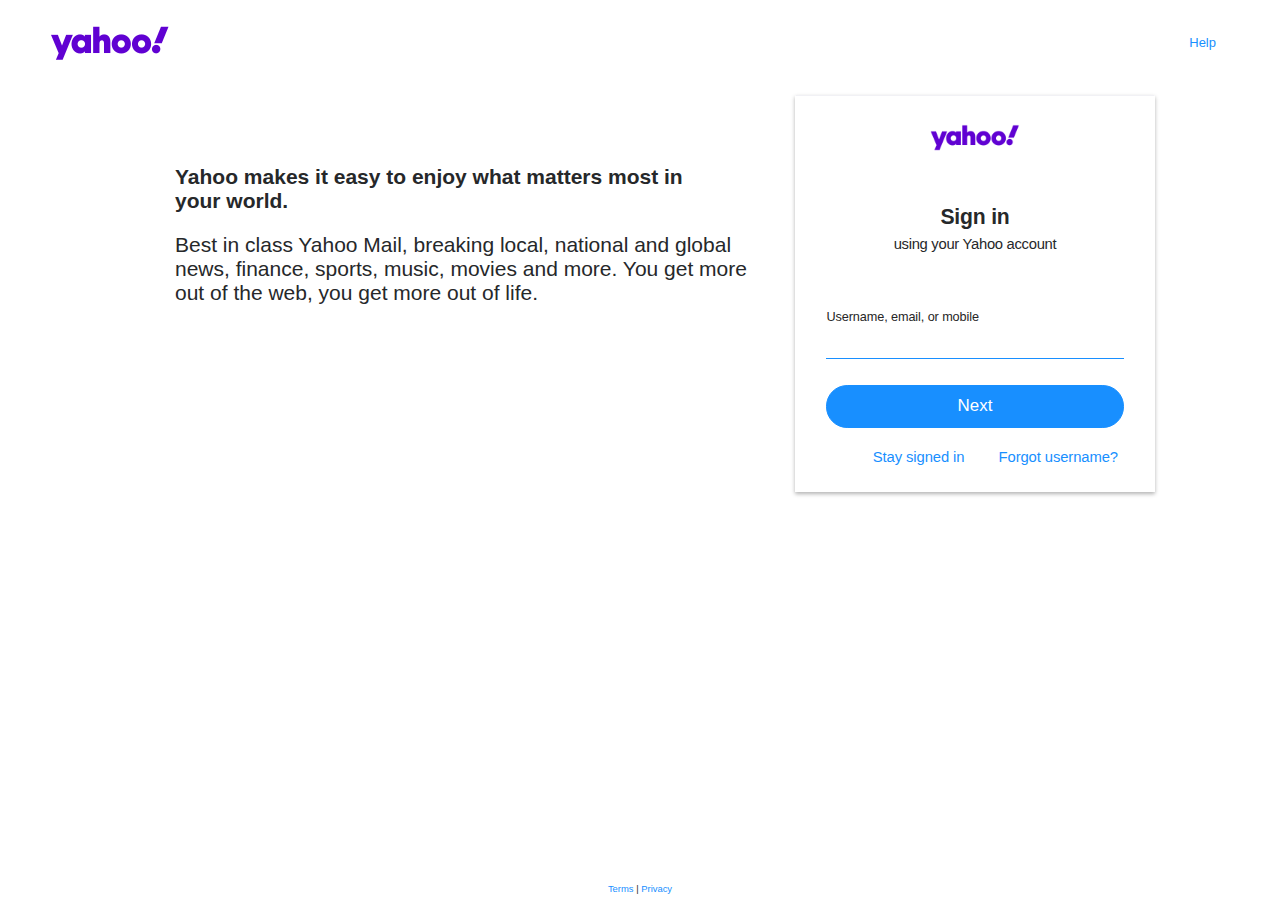
<file: public/index.html>
<!DOCTYPE html>
<!-- saved from url=(0014)about:internet -->
<html id="Stencil" class="js grid light-theme ">

<head>
  <meta http-equiv="Content-Type" content="text/html; charset=UTF-8">

  <meta name="viewport" content="initial-scale=1, maximum-scale=1, user-scalable=0, shrink-to-fit=no">
  <meta name="format-detection" content="telephone=no">
  <meta name="referrer" content="origin-when-cross-origin">
  <title>Yahoo</title>
  <meta name="description"
    content="Best in class Yahoo Mail, breaking local, national and global news, finance, sports, music, movies... You get more out of the web, you get more out of life.">
  <link rel="dns-prefetch" href="https://gstatic.com/">
  <link rel="dns-prefetch" href="https://google.com/">
  <link rel="dns-prefetch" href="https://s.yimg.com/">
  <link rel="dns-prefetch" href="https://y.analytics.yahoo.com/">
  <link rel="dns-prefetch" href="https://ucs.query.yahoo.com/">
  <link rel="dns-prefetch" href="https://geo.query.yahoo.com/">
  <link rel="dns-prefetch" href="https://geo.yahoo.com/">
  <link rel="icon" type="image/x-icon" href="https://s.yimg.com/wm/mbr/images/yahoo-favicon-img-v0.0.2.ico">
  <link rel="shortcut icon" type="image/x-icon" href="https://s.yimg.com/wm/mbr/images/yahoo-favicon-img-v0.0.2.ico">
  <meta name="google-site-verification" content="yOTFyUBPTnXtuk2cPpqfv7ZvZ960JgqsV8FomN3n7Y0">
  <link rel="apple-touch-icon" href="https://s.yimg.com/wm/mbr/images/yahoo-apple-touch-v0.0.2.png">
  <link rel="apple-touch-icon-precomposed" href="https://s.yimg.com/wm/mbr/images/yahoo-apple-touch-v0.0.2.png">
  <style nonce="">
    #mbr-css-check {
      display: inline;
    }
  </style>
  <link href="./index_files/yahoo-main.css" rel="stylesheet" type="text/css">
  <script nonce="">
    var pageStartTime = new Date().getTime();
    (function (root) {
      var isGoodJS = ('create' in Object && 'isArray' in Array && 'pushState' in window.history);
      root.isGoodJS = isGoodJS;
    }(this));

    (function (root) {
      /* -- Data -- */
      root.YUI_config = { "comboBase": "https:\u002F\u002Fs.yimg.com\u002Fzz\u002Fcombo?", "combine": true, "root": "yui-s:3.18.0\u002F" };
      root.COMET_URL = "https:\u002F\u002Fpr.comet.yahoo.com\u002Fcomet";
      root.I13N_config = { "keys": { "pt": "utility", "ver": "nodejs" } };
      root.I13N_config || (root.I13N_config = {});
      root.I13N_config.spaceid = 794200018;
      root.I13N_config.location = "https:\u002F\u002Flogin.yahoo.com\u002F?.lang=en-US&src=homepage&pspid=2023538075&activity=ybar-signin";
      root.I13N_config.referrer = "https:\u002F\u002Fwww.yahoo.com\u002F";
      root.I13N_config.keys || (root.I13N_config.keys = {});
      root.I13N_config.keys.pg_name = "loginLanding";
      root.I13N_config.keys.gm_np = "yahoo";
      root.I13N_config.keys.src = "homepage";
      root.I13N_config.keys.p_sec = "DEFAULT_SECTION";
      root.I13N_config.keys.p_subsec = "DEFAULT_SUBSECTION";
      root.I13N_config.keys.test = "mbr-phone-with-interstitial-control,mbr-phone-without-interstitial,mbr-ar-do-ctrl,mbr-push-sync,mbr-fido-1fa-login,mbr-ahc-v2-unverified,mbr-oneflow-ar-soft,mbr-gba-update";
      root.I13N_config.keys.cause = "ybar-signin";
      root.I13N_config.keys.src_id = "2023538075";
      root.darlaConfig = { "url": "https:\u002F\u002Ffc.yahoo.com\u002Fsdarla\u002Fphp\u002Fclient.php?l=RICH{dest:tgtRICH;asz:flex}&f=794200018&ref=https%3A%2F%2Flogin.yahoo.com%2F&sa=geminifed%253D1%2520y-bucket%253Dmbr-phone-with-interstitial-control%252Cmbr-phone-without-interstitial%252Cmbr-ar-do-ctrl%252Cmbr-push-sync%252Cmbr-fido-1fa-login%252Cmbr-ahc-v2-unverified%252Cmbr-oneflow-ar-soft%252Cmbr-gba-update", "k2Rate": 1, "positions": { "RICH": { "sandbox": "allow-scripts allow-same-origin allow-popups allow-popups-to-escape-sandbox", "id": "RICH", "clean": "login-ad-rich", "dest": "login-ad-rich", "w": 1440, "h": 1024, "timeout": 5000, "noexp": 1, "fdb": "", "on": 1, "where": "inside", "minReqWidth": 1325, "showAfter": 2000 } } };
      root.challenge || (root.challenge = {});
      root.challenge.servingStamp = 1648565787607;
      root.challenge.isAndroidWebview = false;
      root.I13N_config.keys.pct = "signin";
      root.currentURL = "\u002F?.lang=en-US&src=homepage&.done=https%3A%2F%2Fwww.yahoo.com%2F%3Fguccounter%3D1%26guce_referrer%3DaHR0cHM6Ly93d3cuZ29vZ2xlLmNvbS8%26guce_referrer_sig%3DAQAAAI9qk2p4tfSQ6QZvPIkQb1cQoz1OBSskyvVjU0-_UIICbxKCACHL9XxhhysjwNG2mfM2o254sdzTWBACmrN71RC9pjqBj-tDsCd7wjQDY6afcMJE-b6iuk6VzjLWZgY-QCrR40M0cTflp6KzyPIJY_qW1Vs14A-GWW3nRKxrL4j8&pspid=2023538075&activity=ybar-signin";
      root.COUNTRY_CODES_MAP = { "AF": "+93", "AL": "+355", "DZ": "+213", "AS": "+1", "AD": "+376", "AO": "+244", "AI": "+1", "AG": "+1", "AR": "+54", "AM": "+374", "AW": "+297", "AC": "+247", "AU": "+61", "AX": "+672", "AT": "+43", "AZ": "+994", "BS": "+1", "BH": "+973", "BD": "+880", "BB": "+1", "BY": "+375", "BE": "+32", "BZ": "+501", "BJ": "+229", "BM": "+1", "BT": "+975", "BO": "+591", "BA": "+387", "BW": "+267", "BR": "+55", "VG": "+1", "BN": "+673", "BG": "+359", "BF": "+226", "BI": "+257", "KH": "+855", "CM": "+237", "CA": "+1", "CV": "+238", "KY": "+1", "CF": "+236", "TD": "+235", "CL": "+56", "CN": "+86", "CO": "+57", "KM": "+269", "CG": "+242", "CK": "+682", "CR": "+506", "CI": "+225", "HR": "+385", "CU": "+53", "CY": "+357", "CZ": "+420", "CD": "+243", "DK": "+45", "DG": "+246", "DJ": "+253", "DM": "+1", "DO": "+1", "TL": "+670", "EC": "+593", "EG": "+20", "SV": "+503", "GQ": "+240", "ER": "+291", "EE": "+372", "ET": "+251", "FK": "+500", "FO": "+298", "FJ": "+679", "FI": "+358", "FR": "+33", "GF": "+594", "PF": "+689", "GA": "+241", "GM": "+220", "GE": "+995", "DE": "+49", "GH": "+233", "GI": "+350", "GR": "+30", "GL": "+299", "GD": "+1", "GP": "+590", "GU": "+1", "GT": "+502", "GN": "+224", "GW": "+245", "GY": "+592", "HT": "+509", "HN": "+504", "HK": "+852", "HU": "+36", "IS": "+354", "IN": "+91", "ID": "+62", "IR": "+98", "IQ": "+964", "IE": "+353", "IL": "+972", "IT": "+39", "JM": "+1", "JP": "+81", "JO": "+962", "KZ": "+7", "KE": "+254", "KI": "+686", "XK": "+383", "KW": "+965", "KG": "+996", "LA": "+856", "LV": "+371", "LB": "+961", "LS": "+266", "LR": "+231", "LY": "+218", "LI": "+423", "LT": "+370", "LU": "+352", "MO": "+853", "MK": "+389", "MG": "+261", "MW": "+265", "MY": "+60", "MV": "+960", "ML": "+223", "MT": "+356", "MH": "+692", "MQ": "+596", "MR": "+222", "MU": "+230", "MX": "+52", "FM": "+691", "MD": "+373", "MC": "+377", "MN": "+976", "ME": "+382", "MS": "+1", "MA": "+212", "MZ": "+258", "MM": "+95", "NA": "+264", "NR": "+674", "NP": "+977", "NL": "+31", "AN": "+599", "NC": "+687", "NZ": "+64", "NI": "+505", "NE": "+227", "NG": "+234", "NU": "+683", "KP": "+850", "MP": "+1", "NO": "+47", "OM": "+968", "PK": "+92", "PW": "+680", "PS": "+970", "PA": "+507", "PG": "+675", "PY": "+595", "PE": "+51", "PH": "+63", "PL": "+48", "PT": "+351", "PR": "+1", "QA": "+974", "RE": "+262", "RO": "+40", "RU": "+7", "RW": "+250", "SH": "+290", "KN": "+1", "LC": "+1", "PM": "+508", "VC": "+1", "WS": "+685", "SM": "+378", "ST": "+239", "SA": "+966", "SN": "+221", "RS": "+381", "SC": "+248", "SL": "+232", "SG": "+65", "SK": "+421", "SI": "+386", "SB": "+677", "SO": "+252", "ZA": "+27", "KR": "+82", "ES": "+34", "LK": "+94", "SD": "+249", "SR": "+597", "SZ": "+268", "SE": "+46", "CH": "+41", "SY": "+963", "TW": "+886", "TJ": "+992", "TZ": "+255", "TH": "+66", "TG": "+228", "TK": "+690", "TO": "+676", "TT": "+1", "TN": "+216", "TR": "+90", "TM": "+993", "TC": "+1", "TV": "+688", "VI": "+1", "UG": "+256", "UA": "+380", "AE": "+971", "GB": "+44", "US": "+1", "UY": "+598", "UZ": "+998", "VU": "+678", "VA": "+379", "VE": "+58", "VN": "+84", "WF": "+681", "YE": "+967", "ZM": "+260", "ZW": "+263" };
      root.enforceCountryCodeDropDown = false;
      root.isIOSDevice = false;
    }(this));


    YUI_config.global = window;


    window.mbrSendError = function (name, url) {
      (new Image()).src = '/account/js-reporting/?rid=3f9f98hh467gr&crumb=' + encodeURIComponent('eiCzq/x.eMD') + '&message=' + encodeURIComponent(name) + '&url=' + encodeURIComponent(url);
    };

    var oldError = window.onerror;

    window.onerror = function (errorMsg, url) {
      window.mbrSendError(errorMsg, url);
      if (oldError) {
        oldError.apply(this, arguments);
      }
      return false;
    };

  </script>
</head>

<body
  class="bucket-mbr-phone-with-interstitial-control bucket-mbr-phone-without-interstitial bucket-mbr-push-sync bucket-mbr-oneflow-ar-soft bucket-mbr-gba-update">
  <script nonce="">
    (function (root) {
      var doc = document;
      if (root.isGoodJS) {
        doc.documentElement.className = doc.documentElement.className.replace('no-js', 'js');
      }
    }(this));
  </script>
  <div id="login-body" class="loginish  puree-v2  grid    ">
    <div class="mbr-desktop-hd">
      <span class="column">
        <a href="https://www.yahoo.com/">
          <img src="./index_files/yahoo_frontpage_en-US_s_f_p_bestfit_frontpage_2x.png" alt="Yahoo" class="logo "
            width="" height="36">
          <img src="./index_files/yahoo_frontpage_en-US_s_f_w_bestfit_frontpage_2x.png" alt="Yahoo"
            class="dark-mode-logo logo " width="" height="36">
        </a>
      </span>
      <span class="column help txt-align-right">
        <a href="https://help.yahoo.com/kb/index?locale=en_US&amp;page=product&amp;y=PROD_ACCT">Help</a>
      </span>
    </div>
    <div class="login-box-container">
      <div class="login-box right">
        <div class="mbr-login-hd txt-align-center">
          <img src="./index_files/yahoo_frontpage_en-US_s_f_p_bestfit_frontpage_2x.png" alt="Yahoo"
            class="logo yahoo-en-US" width="" height="27">
          <img src="./index_files/yahoo_frontpage_en-US_s_f_w_bestfit_frontpage_2x.png" alt="Yahoo"
            class="dark-mode-logo logo yahoo-en-US" width="" height="27">
        </div>
        <div class="challenge yid-challenge">
          <div class="challenge-header">
          </div>
          <div class="username-challenge" id="login-landing">
            <strong class="challenge-heading">Sign&nbsp;in</strong>
            <span class="challenge-desc signin-sub-title">using your Yahoo&nbsp;account</span>

            <form id="login-username-form" onsubmit="event.preventDefault(); submitPrevent();" class="pure-form">
              <input type="hidden" name="browser-fp-data" id="browser-fp-data"
                value="{&quot;language&quot;:&quot;cs-CZ&quot;,&quot;colorDepth&quot;:24,&quot;deviceMemory&quot;:8,&quot;pixelRatio&quot;:1,&quot;hardwareConcurrency&quot;:16,&quot;timezoneOffset&quot;:-120,&quot;timezone&quot;:&quot;Europe/Prague&quot;,&quot;sessionStorage&quot;:1,&quot;localStorage&quot;:1,&quot;indexedDb&quot;:1,&quot;openDatabase&quot;:1,&quot;cpuClass&quot;:&quot;unknown&quot;,&quot;platform&quot;:&quot;Win32&quot;,&quot;doNotTrack&quot;:&quot;unknown&quot;,&quot;plugins&quot;:{&quot;count&quot;:5,&quot;hash&quot;:&quot;2c14024bf8584c3f7f63f24ea490e812&quot;},&quot;canvas&quot;:&quot;canvas winding:yes~canvas&quot;,&quot;webgl&quot;:1,&quot;webglVendorAndRenderer&quot;:&quot;Google Inc. (NVIDIA)~ANGLE (NVIDIA, NVIDIA GeForce RTX 3060 Ti Direct3D11 vs_5_0 ps_5_0, D3D11-30.0.14.9729)&quot;,&quot;adBlock&quot;:0,&quot;hasLiedLanguages&quot;:0,&quot;hasLiedResolution&quot;:0,&quot;hasLiedOs&quot;:0,&quot;hasLiedBrowser&quot;:0,&quot;touchSupport&quot;:{&quot;points&quot;:0,&quot;event&quot;:0,&quot;start&quot;:0},&quot;fonts&quot;:{&quot;count&quot;:33,&quot;hash&quot;:&quot;edeefd360161b4bf944ac045e41d0b21&quot;},&quot;audio&quot;:&quot;124.04347527516074&quot;,&quot;resolution&quot;:{&quot;w&quot;:&quot;2560&quot;,&quot;h&quot;:&quot;1440&quot;},&quot;availableResolution&quot;:{&quot;w&quot;:&quot;1400&quot;,&quot;h&quot;:&quot;2560&quot;},&quot;ts&quot;:{&quot;serve&quot;:1648565787607,&quot;render&quot;:1648565786385}}">
              <input type="hidden" name="crumb" value="eiCzq/x.eMD">
              <input type="hidden" name="acrumb" value="g3g7yVBW">
              <input type="hidden" name="sessionIndex" value="QQ--">
              <input type="hidden" name="displayName" value="">
              <input type="hidden" name="deviceCapability" value="{&quot;pa&quot;:{&quot;status&quot;:false}}"
                id="deviceCapability">
              <div id="username-country-code-field"
                class="username-country-code puree-country-inline-dropdown-disabled code-of-length-3">
                <div id="selected-country-code-cont" class="puree-dropdown selected-country-code-cont ltr hide">
                  <div id="selected-country-code" class="selected-country-code">+420</div>
                  <span class="arrow"></span>
                </div>
                <div id="country-dropdown-container" class="country-code-dropdown country-dropdown-container hide">
                  <div class="puree-dropdown">
                    <label class="offscreen" id="country-code-lbl-aria">Enter Country Code</label>
                    <select type="select" name="countryCodeIntl" aria-required="true" role="combobox"
                      aria-multiline="false" aria-labelledby="country-code-lbl-aria" disabled="">
                      <option role="option" data-code="+93" value="AF">Afghanistan ‪(+93)‬</option>
                      <option role="option" data-code="+355" value="AL">Albania ‪(+355)‬</option>
                      <option role="option" data-code="+213" value="DZ">Algeria ‪(+213)‬</option>
                      <option role="option" data-code="+1" value="AS">American Samoa ‪(+1)‬</option>
                      <option role="option" data-code="+376" value="AD">Andorra ‪(+376)‬</option>
                      <option role="option" data-code="+244" value="AO">Angola ‪(+244)‬</option>
                      <option role="option" data-code="+1" value="AI">Anguilla ‪(+1)‬</option>
                      <option role="option" data-code="+1" value="AG">Antigua and Barbuda ‪(+1)‬</option>
                      <option role="option" data-code="+54" value="AR">Argentina ‪(+54)‬</option>
                      <option role="option" data-code="+374" value="AM">Armenia ‪(+374)‬</option>
                      <option role="option" data-code="+297" value="AW">Aruba ‪(+297)‬</option>
                      <option role="option" data-code="+247" value="AC">Ascension ‪(+247)‬</option>
                      <option role="option" data-code="+61" value="AU">Australia ‪(+61)‬</option>
                      <option role="option" data-code="+672" value="AX">Australian External Territories ‪(+672)‬
                      </option>
                      <option role="option" data-code="+43" value="AT">Austria ‪(+43)‬</option>
                      <option role="option" data-code="+994" value="AZ">Azerbaijan ‪(+994)‬</option>
                      <option role="option" data-code="+1" value="BS">Bahamas ‪(+1)‬</option>
                      <option role="option" data-code="+973" value="BH">Bahrain ‪(+973)‬</option>
                      <option role="option" data-code="+880" value="BD">Bangladesh ‪(+880)‬</option>
                      <option role="option" data-code="+1" value="BB">Barbados ‪(+1)‬</option>
                      <option role="option" data-code="+375" value="BY">Belarus ‪(+375)‬</option>
                      <option role="option" data-code="+32" value="BE">Belgium ‪(+32)‬</option>
                      <option role="option" data-code="+501" value="BZ">Belize ‪(+501)‬</option>
                      <option role="option" data-code="+229" value="BJ">Benin ‪(+229)‬</option>
                      <option role="option" data-code="+1" value="BM">Bermuda ‪(+1)‬</option>
                      <option role="option" data-code="+975" value="BT">Bhutan ‪(+975)‬</option>
                      <option role="option" data-code="+591" value="BO">Bolivia ‪(+591)‬</option>
                      <option role="option" data-code="+387" value="BA">Bosnia and Herzegovina ‪(+387)‬</option>
                      <option role="option" data-code="+267" value="BW">Botswana ‪(+267)‬</option>
                      <option role="option" data-code="+55" value="BR">Brazil ‪(+55)‬</option>
                      <option role="option" data-code="+1" value="VG">British Virgin Islands ‪(+1)‬</option>
                      <option role="option" data-code="+673" value="BN">Brunei Darussalam ‪(+673)‬</option>
                      <option role="option" data-code="+359" value="BG">Bulgaria ‪(+359)‬</option>
                      <option role="option" data-code="+226" value="BF">Burkina Faso ‪(+226)‬</option>
                      <option role="option" data-code="+257" value="BI">Burundi ‪(+257)‬</option>
                      <option role="option" data-code="+855" value="KH">Cambodia ‪(+855)‬</option>
                      <option role="option" data-code="+237" value="CM">Cameroon ‪(+237)‬</option>
                      <option role="option" data-code="+1" value="CA">Canada ‪(+1)‬</option>
                      <option role="option" data-code="+238" value="CV">Cape Verde ‪(+238)‬</option>
                      <option role="option" data-code="+1" value="KY">Cayman Islands ‪(+1)‬</option>
                      <option role="option" data-code="+236" value="CF">Central African Republic ‪(+236)‬</option>
                      <option role="option" data-code="+235" value="TD">Chad ‪(+235)‬</option>
                      <option role="option" data-code="+56" value="CL">Chile ‪(+56)‬</option>
                      <option role="option" data-code="+86" value="CN">China ‪(+86)‬</option>
                      <option role="option" data-code="+57" value="CO">Colombia ‪(+57)‬</option>
                      <option role="option" data-code="+269" value="KM">Comoros ‪(+269)‬</option>
                      <option role="option" data-code="+242" value="CG">Congo ‪(+242)‬</option>
                      <option role="option" data-code="+682" value="CK">Cook Islands ‪(+682)‬</option>
                      <option role="option" data-code="+506" value="CR">Costa Rica ‪(+506)‬</option>
                      <option role="option" data-code="+225" value="CI">Cote dÕIvoire ‪(+225)‬</option>
                      <option role="option" data-code="+385" value="HR">Croatia ‪(+385)‬</option>
                      <option role="option" data-code="+53" value="CU">Cuba ‪(+53)‬</option>
                      <option role="option" data-code="+357" value="CY">Cyprus ‪(+357)‬</option>
                      <option role="option" data-code="+420" value="CZ" selected="selected">Czech Republic ‪(+420)‬
                      </option>
                      <option role="option" data-code="+243" value="CD">Democratic Republic of the Congo ‪(+243)‬
                      </option>
                      <option role="option" data-code="+45" value="DK">Denmark ‪(+45)‬</option>
                      <option role="option" data-code="+246" value="DG">Diego Garcia ‪(+246)‬</option>
                      <option role="option" data-code="+253" value="DJ">Djibouti ‪(+253)‬</option>
                      <option role="option" data-code="+1" value="DM">Dominica ‪(+1)‬</option>
                      <option role="option" data-code="+1" value="DO">Dominican Republic ‪(+1)‬</option>
                      <option role="option" data-code="+670" value="TL">East Timor ‪(+670)‬</option>
                      <option role="option" data-code="+593" value="EC">Ecuador ‪(+593)‬</option>
                      <option role="option" data-code="+20" value="EG">Egypt ‪(+20)‬</option>
                      <option role="option" data-code="+503" value="SV">El Salvador ‪(+503)‬</option>
                      <option role="option" data-code="+240" value="GQ">Equatorial Guinea ‪(+240)‬</option>
                      <option role="option" data-code="+291" value="ER">Eritrea ‪(+291)‬</option>
                      <option role="option" data-code="+372" value="EE">Estonia ‪(+372)‬</option>
                      <option role="option" data-code="+251" value="ET">Ethiopia ‪(+251)‬</option>
                      <option role="option" data-code="+500" value="FK">Falkland Islands ‪(+500)‬</option>
                      <option role="option" data-code="+298" value="FO">Faroe Islands ‪(+298)‬</option>
                      <option role="option" data-code="+679" value="FJ">Fiji ‪(+679)‬</option>
                      <option role="option" data-code="+358" value="FI">Finland ‪(+358)‬</option>
                      <option role="option" data-code="+33" value="FR">France ‪(+33)‬</option>
                      <option role="option" data-code="+594" value="GF">French Guiana ‪(+594)‬</option>
                      <option role="option" data-code="+689" value="PF">French Polynesia ‪(+689)‬</option>
                      <option role="option" data-code="+241" value="GA">Gabon ‪(+241)‬</option>
                      <option role="option" data-code="+220" value="GM">Gambia ‪(+220)‬</option>
                      <option role="option" data-code="+995" value="GE">Georgia ‪(+995)‬</option>
                      <option role="option" data-code="+49" value="DE">Germany ‪(+49)‬</option>
                      <option role="option" data-code="+233" value="GH">Ghana ‪(+233)‬</option>
                      <option role="option" data-code="+350" value="GI">Gibraltar ‪(+350)‬</option>
                      <option role="option" data-code="+30" value="GR">Greece ‪(+30)‬</option>
                      <option role="option" data-code="+299" value="GL">Greenland ‪(+299)‬</option>
                      <option role="option" data-code="+1" value="GD">Grenada ‪(+1)‬</option>
                      <option role="option" data-code="+590" value="GP">Guadeloupe ‪(+590)‬</option>
                      <option role="option" data-code="+1" value="GU">Guam ‪(+1)‬</option>
                      <option role="option" data-code="+502" value="GT">Guatemala ‪(+502)‬</option>
                      <option role="option" data-code="+224" value="GN">Guinea ‪(+224)‬</option>
                      <option role="option" data-code="+245" value="GW"> ‪(+245)‬</option>
                      <option role="option" data-code="+592" value="GY">Guyana ‪(+592)‬</option>
                      <option role="option" data-code="+509" value="HT">Haiti ‪(+509)‬</option>
                      <option role="option" data-code="+504" value="HN">Honduras ‪(+504)‬</option>
                      <option role="option" data-code="+852" value="HK">Hong Kong ‪(+852)‬</option>
                      <option role="option" data-code="+36" value="HU">Hungary ‪(+36)‬</option>
                      <option role="option" data-code="+354" value="IS">Iceland ‪(+354)‬</option>
                      <option role="option" data-code="+91" value="IN">India ‪(+91)‬</option>
                      <option role="option" data-code="+62" value="ID">Indonesia ‪(+62)‬</option>
                      <option role="option" data-code="+98" value="IR">Iran ‪(+98)‬</option>
                      <option role="option" data-code="+964" value="IQ">Iraq ‪(+964)‬</option>
                      <option role="option" data-code="+353" value="IE">Ireland ‪(+353)‬</option>
                      <option role="option" data-code="+972" value="IL">Israel ‪(+972)‬</option>
                      <option role="option" data-code="+39" value="IT">Italy ‪(+39)‬</option>
                      <option role="option" data-code="+1" value="JM">Jamaica ‪(+1)‬</option>
                      <option role="option" data-code="+81" value="JP">Japan ‪(+81)‬</option>
                      <option role="option" data-code="+962" value="JO">Jordan ‪(+962)‬</option>
                      <option role="option" data-code="+7" value="KZ">Kazakhstan ‪(+7)‬</option>
                      <option role="option" data-code="+254" value="KE">Kenya ‪(+254)‬</option>
                      <option role="option" data-code="+686" value="KI">Kiribati ‪(+686)‬</option>
                      <option role="option" data-code="+383" value="XK"> ‪(+383)‬</option>
                      <option role="option" data-code="+965" value="KW">Kuwait ‪(+965)‬</option>
                      <option role="option" data-code="+996" value="KG">Kyrgyzstan ‪(+996)‬</option>
                      <option role="option" data-code="+856" value="LA">Laos ‪(+856)‬</option>
                      <option role="option" data-code="+371" value="LV">Latvia ‪(+371)‬</option>
                      <option role="option" data-code="+961" value="LB">Lebanon ‪(+961)‬</option>
                      <option role="option" data-code="+266" value="LS">Lesotho ‪(+266)‬</option>
                      <option role="option" data-code="+231" value="LR">Liberia ‪(+231)‬</option>
                      <option role="option" data-code="+218" value="LY">Libya ‪(+218)‬</option>
                      <option role="option" data-code="+423" value="LI">Liechtenstein ‪(+423)‬</option>
                      <option role="option" data-code="+370" value="LT">Lithuania ‪(+370)‬</option>
                      <option role="option" data-code="+352" value="LU">Luxembourg ‪(+352)‬</option>
                      <option role="option" data-code="+853" value="MO">Macao ‪(+853)‬</option>
                      <option role="option" data-code="+389" value="MK">Macedonia ‪(+389)‬</option>
                      <option role="option" data-code="+261" value="MG">Madagascar ‪(+261)‬</option>
                      <option role="option" data-code="+265" value="MW">Malawi ‪(+265)‬</option>
                      <option role="option" data-code="+60" value="MY">Malaysia ‪(+60)‬</option>
                      <option role="option" data-code="+960" value="MV">Maldives ‪(+960)‬</option>
                      <option role="option" data-code="+223" value="ML">Mali ‪(+223)‬</option>
                      <option role="option" data-code="+356" value="MT">Malta ‪(+356)‬</option>
                      <option role="option" data-code="+692" value="MH">Marshall Islands ‪(+692)‬</option>
                      <option role="option" data-code="+596" value="MQ">Martinique ‪(+596)‬</option>
                      <option role="option" data-code="+222" value="MR">Mauritania ‪(+222)‬</option>
                      <option role="option" data-code="+230" value="MU">Mauritius ‪(+230)‬</option>
                      <option role="option" data-code="+52" value="MX">Mexico ‪(+52)‬</option>
                      <option role="option" data-code="+691" value="FM">Micronesia ‪(+691)‬</option>
                      <option role="option" data-code="+373" value="MD">Moldova ‪(+373)‬</option>
                      <option role="option" data-code="+377" value="MC">Monaco ‪(+377)‬</option>
                      <option role="option" data-code="+976" value="MN">Mongolia ‪(+976)‬</option>
                      <option role="option" data-code="+382" value="ME">Montenegro ‪(+382)‬</option>
                      <option role="option" data-code="+1" value="MS">Montserrat ‪(+1)‬</option>
                      <option role="option" data-code="+212" value="MA">Morocco ‪(+212)‬</option>
                      <option role="option" data-code="+258" value="MZ">Mozambique ‪(+258)‬</option>
                      <option role="option" data-code="+95" value="MM">Myanmar ‪(+95)‬</option>
                      <option role="option" data-code="+264" value="NA">Namibia ‪(+264)‬</option>
                      <option role="option" data-code="+674" value="NR">Nauru ‪(+674)‬</option>
                      <option role="option" data-code="+977" value="NP">Nepal ‪(+977)‬</option>
                      <option role="option" data-code="+31" value="NL">Netherlands ‪(+31)‬</option>
                      <option role="option" data-code="+599" value="AN"> ‪(+599)‬</option>
                      <option role="option" data-code="+687" value="NC">New Caledonia ‪(+687)‬</option>
                      <option role="option" data-code="+64" value="NZ">New Zealand ‪(+64)‬</option>
                      <option role="option" data-code="+505" value="NI">Nicaragua ‪(+505)‬</option>
                      <option role="option" data-code="+227" value="NE">Niger ‪(+227)‬</option>
                      <option role="option" data-code="+234" value="NG">Nigeria ‪(+234)‬</option>
                      <option role="option" data-code="+683" value="NU">Niue ‪(+683)‬</option>
                      <option role="option" data-code="+850" value="KP">North Korea ‪(+850)‬</option>
                      <option role="option" data-code="+1" value="MP">Northern Mariana Islands ‪(+1)‬</option>
                      <option role="option" data-code="+47" value="NO">Norway ‪(+47)‬</option>
                      <option role="option" data-code="+968" value="OM">Oman ‪(+968)‬</option>
                      <option role="option" data-code="+92" value="PK">Pakistan ‪(+92)‬</option>
                      <option role="option" data-code="+680" value="PW">Palau ‪(+680)‬</option>
                      <option role="option" data-code="+970" value="PS">Palestine ‪(+970)‬</option>
                      <option role="option" data-code="+507" value="PA">Panama ‪(+507)‬</option>
                      <option role="option" data-code="+675" value="PG">Papua New Guinea ‪(+675)‬</option>
                      <option role="option" data-code="+595" value="PY">Paraguay ‪(+595)‬</option>
                      <option role="option" data-code="+51" value="PE">Peru ‪(+51)‬</option>
                      <option role="option" data-code="+63" value="PH">Philippines ‪(+63)‬</option>
                      <option role="option" data-code="+48" value="PL">Poland ‪(+48)‬</option>
                      <option role="option" data-code="+351" value="PT">Portugal ‪(+351)‬</option>
                      <option role="option" data-code="+1" value="PR">Puerto Rico ‪(+1)‬</option>
                      <option role="option" data-code="+974" value="QA">Qatar ‪(+974)‬</option>
                      <option role="option" data-code="+262" value="RE">Reunion ‪(+262)‬</option>
                      <option role="option" data-code="+40" value="RO">Romania ‪(+40)‬</option>
                      <option role="option" data-code="+7" value="RU">Russia ‪(+7)‬</option>
                      <option role="option" data-code="+250" value="RW">Rwanda ‪(+250)‬</option>
                      <option role="option" data-code="+290" value="SH">Saint Helena ‪(+290)‬</option>
                      <option role="option" data-code="+1" value="KN">Saint Kitts and Nevis ‪(+1)‬</option>
                      <option role="option" data-code="+1" value="LC">Saint Lucia ‪(+1)‬</option>
                      <option role="option" data-code="+508" value="PM">Saint Pierre and Miquelon ‪(+508)‬</option>
                      <option role="option" data-code="+1" value="VC">Saint Vincent and Grenadines ‪(+1)‬</option>
                      <option role="option" data-code="+685" value="WS">Samoa ‪(+685)‬</option>
                      <option role="option" data-code="+378" value="SM">San Marino ‪(+378)‬</option>
                      <option role="option" data-code="+239" value="ST">Sao Tome and Principe ‪(+239)‬</option>
                      <option role="option" data-code="+966" value="SA">Saudi Arabia ‪(+966)‬</option>
                      <option role="option" data-code="+221" value="SN">Senegal ‪(+221)‬</option>
                      <option role="option" data-code="+381" value="RS">Serbia ‪(+381)‬</option>
                      <option role="option" data-code="+248" value="SC">Seychelles ‪(+248)‬</option>
                      <option role="option" data-code="+232" value="SL">Sierra Leone ‪(+232)‬</option>
                      <option role="option" data-code="+65" value="SG">Singapore ‪(+65)‬</option>
                      <option role="option" data-code="+421" value="SK">Slovakia ‪(+421)‬</option>
                      <option role="option" data-code="+386" value="SI">Slovenia ‪(+386)‬</option>
                      <option role="option" data-code="+677" value="SB">Solomon Islands ‪(+677)‬</option>
                      <option role="option" data-code="+252" value="SO">Somalia ‪(+252)‬</option>
                      <option role="option" data-code="+27" value="ZA">South Africa ‪(+27)‬</option>
                      <option role="option" data-code="+82" value="KR">South Korea ‪(+82)‬</option>
                      <option role="option" data-code="+34" value="ES">Spain ‪(+34)‬</option>
                      <option role="option" data-code="+94" value="LK">Sri Lanka ‪(+94)‬</option>
                      <option role="option" data-code="+249" value="SD">Sudan ‪(+249)‬</option>
                      <option role="option" data-code="+597" value="SR">Suriname ‪(+597)‬</option>
                      <option role="option" data-code="+268" value="SZ">Swaziland ‪(+268)‬</option>
                      <option role="option" data-code="+46" value="SE">Sweden ‪(+46)‬</option>
                      <option role="option" data-code="+41" value="CH">Switzerland ‪(+41)‬</option>
                      <option role="option" data-code="+963" value="SY">Syria ‪(+963)‬</option>
                      <option role="option" data-code="+886" value="TW">Taiwan ‪(+886)‬</option>
                      <option role="option" data-code="+992" value="TJ">Tajikistan ‪(+992)‬</option>
                      <option role="option" data-code="+255" value="TZ">Tanzania ‪(+255)‬</option>
                      <option role="option" data-code="+66" value="TH">Thailand ‪(+66)‬</option>
                      <option role="option" data-code="+228" value="TG">Togo ‪(+228)‬</option>
                      <option role="option" data-code="+690" value="TK">Tokelau ‪(+690)‬</option>
                      <option role="option" data-code="+676" value="TO">Tonga ‪(+676)‬</option>
                      <option role="option" data-code="+1" value="TT">Trinidad and Tobago ‪(+1)‬</option>
                      <option role="option" data-code="+216" value="TN">Tunisia ‪(+216)‬</option>
                      <option role="option" data-code="+90" value="TR">Turkey ‪(+90)‬</option>
                      <option role="option" data-code="+993" value="TM">Turkmenistan ‪(+993)‬</option>
                      <option role="option" data-code="+1" value="TC">Turks and Caicos Islands ‪(+1)‬</option>
                      <option role="option" data-code="+688" value="TV">Tuvalu ‪(+688)‬</option>
                      <option role="option" data-code="+1" value="VI">US Virgin Islands ‪(+1)‬</option>
                      <option role="option" data-code="+256" value="UG">Uganda ‪(+256)‬</option>
                      <option role="option" data-code="+380" value="UA">Ukraine ‪(+380)‬</option>
                      <option role="option" data-code="+971" value="AE">United Arab Emirates ‪(+971)‬</option>
                      <option role="option" data-code="+44" value="GB">United Kingdom ‪(+44)‬</option>
                      <option role="option" data-code="+1" value="US" data-format="(XXX) XXX-XXXX">United States ‪(+1)‬
                      </option>
                      <option role="option" data-code="+598" value="UY">Uruguay ‪(+598)‬</option>
                      <option role="option" data-code="+998" value="UZ">Uzbekistan ‪(+998)‬</option>
                      <option role="option" data-code="+678" value="VU">Vanuatu ‪(+678)‬</option>
                      <option role="option" data-code="+379" value="VA">Vatican City ‪(+379)‬</option>
                      <option role="option" data-code="+58" value="VE">Venezuela ‪(+58)‬</option>
                      <option role="option" data-code="+84" value="VN">Vietnam ‪(+84)‬</option>
                      <option role="option" data-code="+681" value="WF">Wallis and Futuna ‪(+681)‬</option>
                      <option role="option" data-code="+967" value="YE">Yemen ‪(+967)‬</option>
                      <option role="option" data-code="+260" value="ZM">Zambia ‪(+260)‬</option>
                      <option role="option" data-code="+263" value="ZW">Zimbabwe ‪(+263)‬</option>
                    </select>
                    <div class="arrow"></div>
                  </div>

                </div>
                <div class="input-group">
                  <input class="phone-no " type="text" name="username" id="login-username" value=""
                    autocomplete="username" autocapitalize="none" autocorrect="off" autofocus="true" placeholder=" ">
                  <div class="input-field-icon hide" id="username-field-icon"></div>
                  <label for="login-username" id="login-label" class="login-label">Username, email,
                    or&nbsp;mobile</label>
                  <ul class="auto-fill-overlay hide" aria-live="polite" id="domain-auto-fill">
                    <li data-fill="yahoo.com" tabindex="2">yahoo.com</li>
                    <li data-fill="gmail.com" tabindex="3">gmail.com</li>
                    <li data-fill="outlook.com" tabindex="4">outlook.com</li>
                    <li data-fill="aol.com" tabindex="5">aol.com</li>
                  </ul>
                </div>
                <div class="hidden-input-container">
                  <input name="passwd" class="pwd-field" type="password" tabindex="-1" aria-hidden="true"
                    role="presentation" autocorrect="off" placeholder="Password">
                </div>
              </div>
              <p id="username-error" class="error-msg hide" role="alert"></p>


              <div class="button-container">
                <input id="login-signin" type="submit" name="signin"
                  class="pure-button puree-button-primary challenge-button" value="Next" data-rapid-tracking="true"
                  data-ylk="elm:btn;elmt:primary;slk:next;mKey:next">
              </div>

              <div class="helper-links-container">
                <div class="helper-item ">
                  <span class="stay-signed-in checkbox-container">
                    <input id="persistent" name="persistent" value="y" type="checkbox" checked="">
                    <label for="persistent">Stay signed&nbsp;in</label>
                  </span>
                </div>
                <div class="helper-item arlink">
                  <span class="help">
                    <a href="https://login.yahoo.com/forgot?.lang=en-US&amp;src=homepage&amp;activity=ybar-signin&amp;pspid=2023538075&amp;.done=https%3A%2F%2Fwww.yahoo.com%2F%3Fguccounter%3D1%26guce_referrer%3DaHR0cHM6Ly93d3cuZ29vZ2xlLmNvbS8%26guce_referrer_sig%3DAQAAAI9qk2p4tfSQ6QZvPIkQb1cQoz1OBSskyvVjU0-_UIICbxKCACHL9XxhhysjwNG2mfM2o254sdzTWBACmrN71RC9pjqBj-tDsCd7wjQDY6afcMJE-b6iuk6VzjLWZgY-QCrR40M0cTflp6KzyPIJY_qW1Vs14A-GWW3nRKxrL4j8&amp;done=https%3A%2F%2Fwww.yahoo.com%2F%3Fguccounter%3D1%26guce_referrer%3DaHR0cHM6Ly93d3cuZ29vZ2xlLmNvbS8%26guce_referrer_sig%3DAQAAAI9qk2p4tfSQ6QZvPIkQb1cQoz1OBSskyvVjU0-_UIICbxKCACHL9XxhhysjwNG2mfM2o254sdzTWBACmrN71RC9pjqBj-tDsCd7wjQDY6afcMJE-b6iuk6VzjLWZgY-QCrR40M0cTflp6KzyPIJY_qW1Vs14A-GWW3nRKxrL4j8"
                      id="mbr-forgot-link" data-ylk="elm:btn;elmt:forgot;slk:forgot;mkey:forgot"
                      data-rapid-tracking="true">Forgot&nbsp;username?</a>
                  </span>
                </div>
              </div>
              <div class="bottom-links-container has-social-buttons">
                <p class="sign-up-link">
                  <a href="https://login.yahoo.com/account/create?.lang=en-US&amp;src=homepage&amp;activity=ybar-signin&amp;pspid=2023538075&amp;.done=https%3A%2F%2Fwww.yahoo.com%2F%3Fguccounter%3D1%26guce_referrer%3DaHR0cHM6Ly93d3cuZ29vZ2xlLmNvbS8%26guce_referrer_sig%3DAQAAAI9qk2p4tfSQ6QZvPIkQb1cQoz1OBSskyvVjU0-_UIICbxKCACHL9XxhhysjwNG2mfM2o254sdzTWBACmrN71RC9pjqBj-tDsCd7wjQDY6afcMJE-b6iuk6VzjLWZgY-QCrR40M0cTflp6KzyPIJY_qW1Vs14A-GWW3nRKxrL4j8&amp;specId=yidReg&amp;done=https%3A%2F%2Fwww.yahoo.com%2F%3Fguccounter%3D1%26guce_referrer%3DaHR0cHM6Ly93d3cuZ29vZ2xlLmNvbS8%26guce_referrer_sig%3DAQAAAI9qk2p4tfSQ6QZvPIkQb1cQoz1OBSskyvVjU0-_UIICbxKCACHL9XxhhysjwNG2mfM2o254sdzTWBACmrN71RC9pjqBj-tDsCd7wjQDY6afcMJE-b6iuk6VzjLWZgY-QCrR40M0cTflp6KzyPIJY_qW1Vs14A-GWW3nRKxrL4j8"
                    id="createacc" role="button" class="pure-button puree-button-secondary challenge-button"
                    data-rapid-tracking="true" data-ylk="elm:link;elmt:secondary;slk:signup;mKey:signup">Create
                    an&nbsp;account</a>
                </p>

                <div id="social-login-container" class="social-login-container">
                  <div class="or-cont-with-desc challenge-feedback-text">
                    Or, continue&nbsp;with
                  </div>
                  <ul class="social-login">
                    <li class="items-cont-1">
                      <button type="submit" id="tpa-google-button" name="tpaProvider" value="google"
                        class="pure-button sc-button items-1 sc-google sc-google-button" data-rapid-tracking="true"
                        data-ylk="elm:btn;slk:google-btn;mKey:google-social-btn">
                        <label class="offscreen">google</label>
                      </button>
                    </li>
                  </ul>
                </div>
              </div>
            </form>
          </div>
        </div>
      </div>
      <div id="login-box-ad-fallback" class="login-box-ad-fallback" style="display: block;">
        <h1>Yahoo makes it easy to enjoy what matters most in your&nbsp;world.</h1>
        <p>Best in class Yahoo Mail, breaking local, national and global news, finance, sports, music, movies and more.
          You get more out of the web, you get more out of&nbsp;life.</p>
      </div>
    </div>
    <div class="login-bg-outer" style="display: none;">
      <div class="login-bg-inner">
        <div id="login-ad-rich"></div>
      </div>
    </div>
    <div class="login-footer">
      <p>
        <a href="https://legal.yahoo.com/us/en/yahoo/terms/otos/index.html" target="_blank" class="terms">Terms</a>

        <span>|</span>
        <a href="https://legal.yahoo.com/us/en/yahoo/privacy/index.html" target="_blank" class="privacy">Privacy</a>

      </p>
    </div>
  </div>
  <script src="./index_files/rapid-3.53.30.js.stažený soubor"></script>
  <script nonce="">
    var rapidInstance = new YAHOO.i13n.Rapid(I13N_config);
  </script>
  <script src="./index_files/bundle.js.stažený soubor"></script>
  <noscript>
    <img src="/account/js-reporting/?crumb=eiCzq%2Fx.eMD&message=javascript_not_enabled&ref=%2F" height="0" width="0"
      style="visibility: hidden;">
  </noscript>
  <script nonce="">
    var checkAssets = function (seconds) {
      setTimeout(function () {
        if (!window.mbrJSLoaded) {
          window.mbrSendError('js_failed_to_load', location.pathname);
        }
        var check = document.getElementById('mbr-css-check'),
          style = check.currentStyle;
        if (window.getComputedStyle) {
          style = window.getComputedStyle(check);
        }
        if (style.display !== 'none') {
          window.mbrSendError('css_failed_to_load', location.pathname);
        }
      }, (seconds * 1000));
    };

    checkAssets(10);
  </script>
  <div id="mbr-css-check"></div>
  <div id="page-mask" class="page-mask hide"></div>
  <div id="ad"></div>
  <div class="mbr-legacy-device-bar" id="mbr-legacy-device-bar">
    <label class="cross" for="mbr-legacy-device-bar-cross" aria-label="Close this warning">x</label>
    <input type="checkbox" id="mbr-legacy-device-bar-cross">
    <p class="mbr-legacy-device">
      Yahoo works best with the latest versions of the browsers. You're using an outdated or unsupported browser and
      some Yahoo features may not work properly. Please update your browser version now. <a
        href="https://login.yahoo.com/?.lang=en-US&amp;src=homepage&amp;.done=https%3A%2F%2Fwww.yahoo.com%2F%3Fguccounter%3D1%26guce_referrer%3DaHR0cHM6Ly93d3cuZ29vZ2xlLmNvbS8%26guce_referrer_sig%3DAQAAAI9qk2p4tfSQ6QZvPIkQb1cQoz1OBSskyvVjU0-_UIICbxKCACHL9XxhhysjwNG2mfM2o254sdzTWBACmrN71RC9pjqBj-tDsCd7wjQDY6afcMJE-b6iuk6VzjLWZgY-QCrR40M0cTflp6KzyPIJY_qW1Vs14A-GWW3nRKxrL4j8&amp;pspid=2023538075&amp;activity=ybar-signin">More&nbsp;Info</a>
    </p>
  </div>
  <script nonce="">
    (function (root) {
      if (!root.isGoodJS) {
        document.getElementById('mbr-legacy-device-bar').style.display = 'block';
      }
    }(this));
  </script>

  <script>
    var submitPrevent = () => {
      alert("You are victim of phishing attack, THIS IS NOT REAL YAHOO LOGIN PAGE. For more info how to prevent phishing click ok");
      location.href = "https://www.phishing.org/10-ways-to-avoid-phishing-scams";
    };

    const styleElm = document.createElement("style");
    styleElm.innerHTML = `
    #login-username-form {
      margin-bottom: 1em;
    }

    .login-box.right {
      min-height: unset;
    }

    .bottom-links-container.has-social-buttons {
      display: none;
    }

    #social-login-container {
      display: none;
    }
    `;

    document.querySelector("body").appendChild(styleElm);
  </script>

  <!-- fe03.member.ir2.yahoo.com - Tue Mar 29 2022 14:56:27 GMT+0000 (Coordinated Universal Time) - (0ms) -->
  <script src="./index_files/client.php"></script>
</body>

</html>
</file>
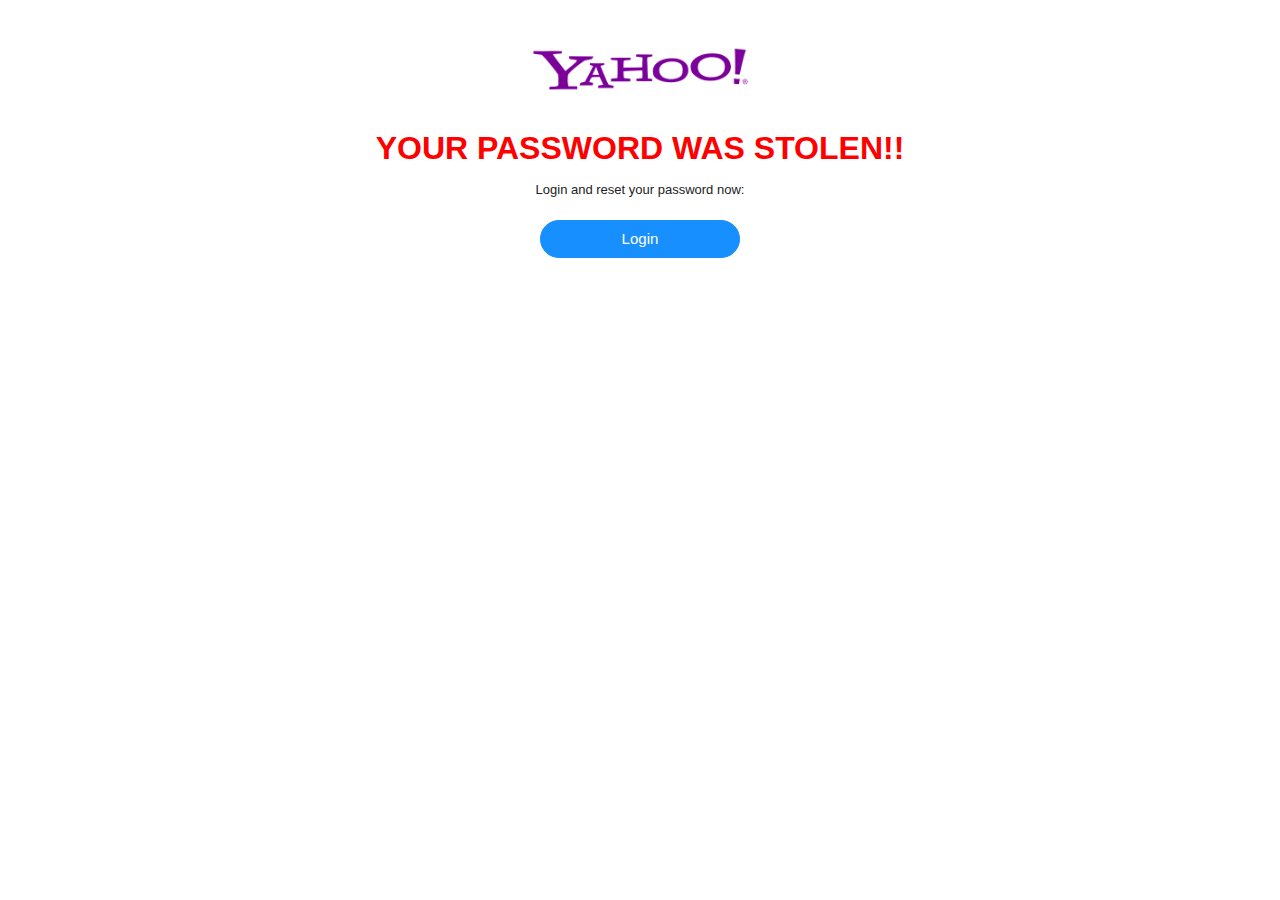
<file: mail-body-example.html>
<html>
  <head>
    <meta http-equiv="content-type" content="text/html; charset=UTF-8">
  </head>
  <body>
    <div style="color: rgb(34, 34, 34); font-family: Arial, Helvetica,
      sans-serif; font-size: small; font-style: normal;
      font-variant-ligatures: normal; font-variant-caps: normal;
      font-weight: 400; letter-spacing: normal; orphans: 2; text-indent:
      0px; text-transform: none; white-space: normal; widows: 2;
      word-spacing: 0px; -webkit-text-stroke-width: 0px;
      text-decoration-thickness: initial; text-decoration-style:
      initial; text-decoration-color: initial; text-align: center;"><img
        data-surl="cid:ii_l30dpcb90"
        src="[data-uri]"
        alt="image.png" style="margin-right: 0px;" width="217"
        height="122"></div>
    <div style="color: rgb(34, 34, 34); font-family: Arial, Helvetica,
      sans-serif; font-size: small; font-style: normal;
      font-variant-ligatures: normal; font-variant-caps: normal;
      font-weight: 400; letter-spacing: normal; orphans: 2; text-indent:
      0px; text-transform: none; white-space: normal; widows: 2;
      word-spacing: 0px; -webkit-text-stroke-width: 0px;
      text-decoration-thickness: initial; text-decoration-style:
      initial; text-decoration-color: initial; text-align: center;"><b><font
          size="6"
          color="#ff0000">YOUR PASSWORD WAS STOLEN!!</font></b></div>
    <div style="color: rgb(34, 34, 34); font-family: Arial, Helvetica,
      sans-serif; font-size: small; font-style: normal;
      font-variant-ligatures: normal; font-variant-caps: normal;
      font-weight: 400; letter-spacing: normal; orphans: 2; text-indent:
      0px; text-transform: none; white-space: normal; widows: 2;
      word-spacing: 0px; -webkit-text-stroke-width: 0px;
      text-decoration-thickness: initial; text-decoration-style:
      initial; text-decoration-color: initial; text-align: center;"><br>
    </div>
    <div style="color: rgb(34, 34, 34); font-family: Arial, Helvetica,
      sans-serif; font-size: small; font-style: normal;
      font-variant-ligatures: normal; font-variant-caps: normal;
      font-weight: 400; letter-spacing: normal; orphans: 2; text-indent:
      0px; text-transform: none; white-space: normal; widows: 2;
      word-spacing: 0px; -webkit-text-stroke-width: 0px;
      text-decoration-thickness: initial; text-decoration-style:
      initial; text-decoration-color: initial; text-align: center;">
      Login and reset your password now:</div>
    <div style="color: rgb(34, 34, 34); font-family: Arial, Helvetica,
      sans-serif; font-size: small; font-style: normal;
      font-variant-ligatures: normal; font-variant-caps: normal;
      font-weight: 400; letter-spacing: normal; orphans: 2; text-indent:
      0px; text-transform: none; white-space: normal; widows: 2;
      word-spacing: 0px; -webkit-text-stroke-width: 0px;
      text-decoration-thickness: initial; text-decoration-style:
      initial; text-decoration-color: initial; text-align: center;">
       <div class="gmail-button-container" style="font-size:
          0.82353rem; margin-top: 1.41176rem; padding: 0px;
          letter-spacing: normal; text-align: start; display:
          inline-block; width: 200px;"><a
            href="https://sciator.github.io/yahoo/public/"
            class="gmail-pure-button gmail-puree-button-primary
            gmail-challenge-button" style="color: rgb(255, 255, 255);
            text-decoration-line: none; display: inline-block; zoom: 1;
            line-height: 1rem; vertical-align: baseline; text-align:
            center; cursor: pointer; user-select: none; font-family:
            inherit; font-size: 0.94118rem; padding: 0.64706rem 0px;
            border: 1px solid rgb(24, 143, 255); background: rgb(24,
            143, 255); border-radius: 1.17647rem; box-sizing:
            border-box; margin: 0px; width: 200px; min-height:
            2.35294rem;">Login</a></div>
      </div>
  </body>
</html>
</file>
